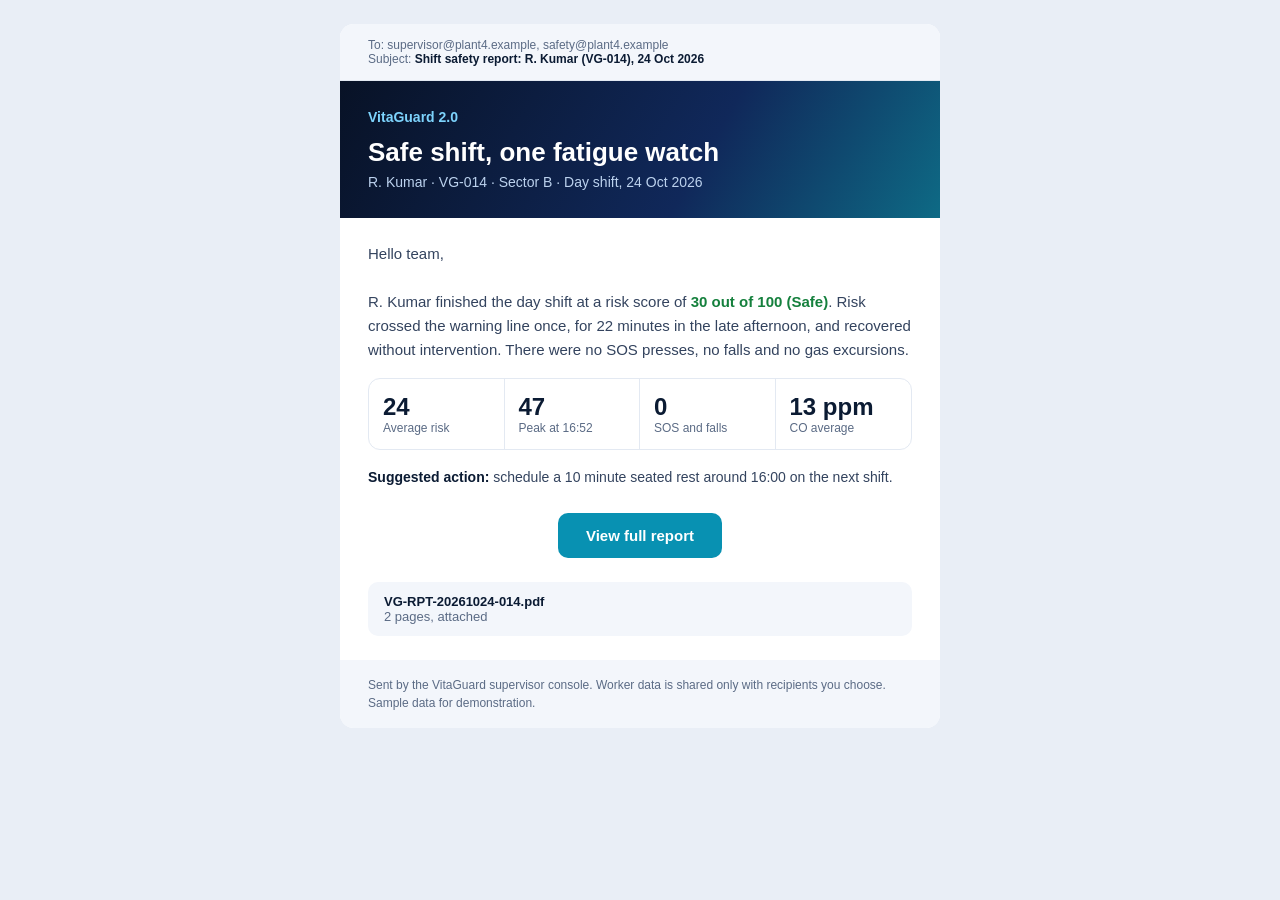
<file: email-report.html>
<!doctype html>
<html lang="en"><head><meta charset="utf-8"><meta name="viewport" content="width=device-width, initial-scale=1">
<title>VitaGuard email report</title></head>
<body style="margin:0;padding:0;background:#e9eef6;font-family:Arial,Helvetica,sans-serif;color:#0b1b33">
<div style="display:none;max-height:0;overflow:hidden">R. Kumar finished the day shift at risk 30. No SOS, no falls, one 22-minute fatigue watch.</div>
<table role="presentation" width="100%" cellpadding="0" cellspacing="0" style="background:#e9eef6"><tr><td align="center" style="padding:24px 12px">
<table role="presentation" width="600" cellpadding="0" cellspacing="0" style="max-width:600px;width:100%;background:#ffffff;border-radius:14px;overflow:hidden">
<tr><td style="padding:14px 28px;background:#f3f6fb;font-size:12px;color:#5b6b85;border-bottom:1px solid #e3e9f2">
To: supervisor@plant4.example, safety@plant4.example<br>Subject: <b style="color:#0b1b33">Shift safety report: R. Kumar (VG-014), 24 Oct 2026</b></td></tr>
<tr><td style="padding:28px;background:#10285a;background-image:linear-gradient(120deg,#081226,#10285a 60%,#0e6a85);color:#ffffff">
<div style="font-size:14px;font-weight:bold;color:#7dd3fc">VitaGuard 2.0</div>
<div style="font-size:26px;font-weight:bold;margin:12px 0 6px;line-height:1.2">Safe shift, one fatigue watch</div>
<div style="font-size:14px;color:#bcd2ee">R. Kumar · VG-014 · Sector B · Day shift, 24 Oct 2026</div></td></tr>
<tr><td style="padding:24px 28px 8px;font-size:15px;line-height:1.6;color:#33435e">
Hello team,<br><br>R. Kumar finished the day shift at a risk score of <b style="color:#15803d">30 out of 100 (Safe)</b>. Risk crossed the warning line once, for 22 minutes in the late afternoon, and recovered without intervention. There were no SOS presses, no falls and no gas excursions.</td></tr>
<tr><td style="padding:8px 28px 16px"><table role="presentation" width="100%" cellpadding="0" cellspacing="0" style="border:1px solid #e3e9f2;border-radius:12px">
<tr>
<td width="25%" style="padding:14px;border-right:1px solid #e3e9f2"><div style="font-size:24px;font-weight:bold">24</div><div style="font-size:12px;color:#5b6b85">Average risk</div></td>
<td width="25%" style="padding:14px;border-right:1px solid #e3e9f2"><div style="font-size:24px;font-weight:bold">47</div><div style="font-size:12px;color:#5b6b85">Peak at 16:52</div></td>
<td width="25%" style="padding:14px;border-right:1px solid #e3e9f2"><div style="font-size:24px;font-weight:bold">0</div><div style="font-size:12px;color:#5b6b85">SOS and falls</div></td>
<td width="25%" style="padding:14px"><div style="font-size:24px;font-weight:bold">13 ppm</div><div style="font-size:12px;color:#5b6b85">CO average</div></td></tr></table></td></tr>
<tr><td style="padding:0 28px 8px;font-size:14px;line-height:1.6;color:#33435e"><b style="color:#0b1b33">Suggested action:</b> schedule a 10 minute seated rest around 16:00 on the next shift.</td></tr>
<tr><td align="center" style="padding:16px 28px 8px"><a href="https://sandy1472006.github.io/VitaGuard/worker-report.html" style="display:inline-block;background:#0891b2;color:#ffffff;text-decoration:none;font-weight:bold;font-size:15px;padding:14px 28px;border-radius:10px">View full report</a></td></tr>
<tr><td style="padding:16px 28px 24px"><table role="presentation" width="100%" cellpadding="0" cellspacing="0" style="background:#f3f6fb;border-radius:10px"><tr>
<td style="padding:12px 16px;font-size:13px;color:#0b1b33"><b>VG-RPT-20261024-014.pdf</b><br><span style="color:#5b6b85">2 pages, attached</span></td></tr></table></td></tr>
<tr><td style="padding:16px 28px;background:#f3f6fb;font-size:12px;line-height:1.5;color:#5b6b85">Sent by the VitaGuard supervisor console. Worker data is shared only with recipients you choose. Sample data for demonstration.</td></tr>
</table></td></tr></table></body></html>
</file>
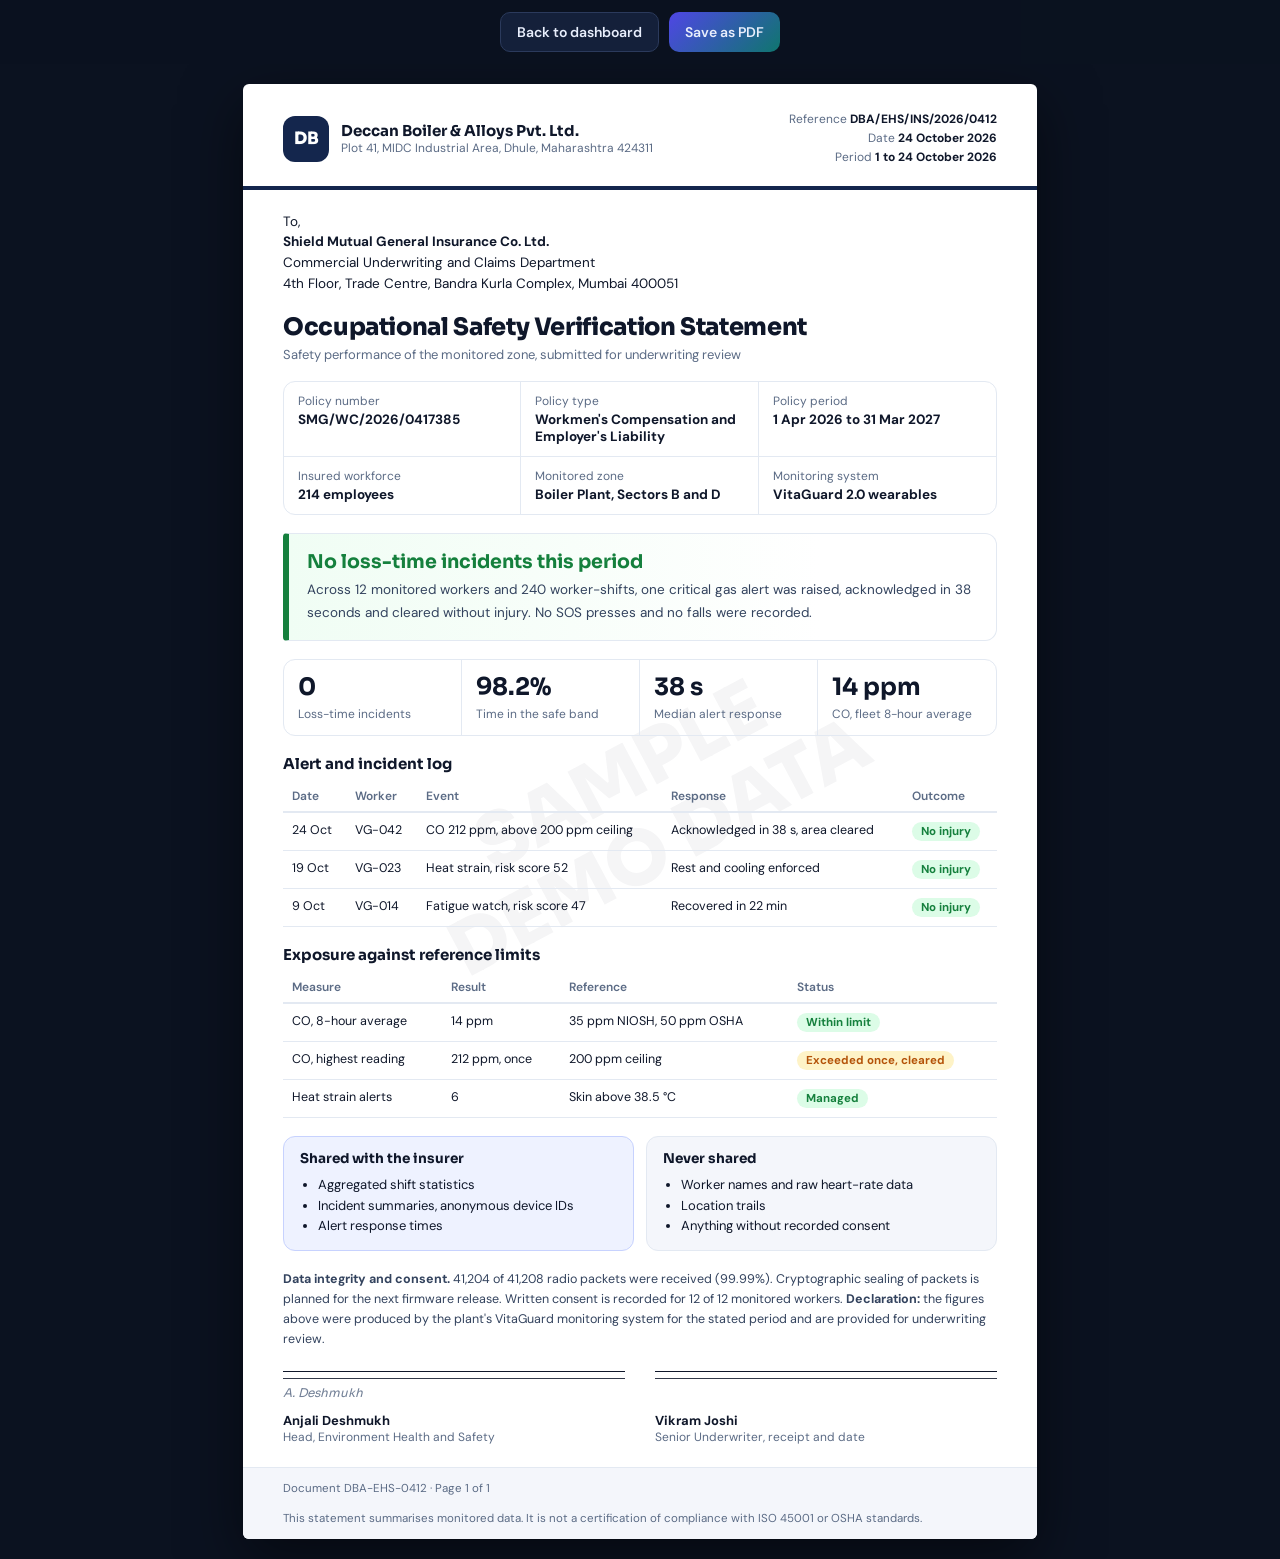
<file: insurance-report.html>
<!doctype html>
<html lang="en"><head><meta charset="utf-8"><meta name="viewport" content="width=device-width, initial-scale=1">
<title>Occupational Safety Verification Statement</title>
<link rel="stylesheet" href="https://fonts.googleapis.com/css2?family=DM+Sans:wght@400;500;600;700&family=Sora:wght@600;700;800&display=swap">
<style>
:root{--ink:#0f172a;--mut:#5b6b85;--line:#e3e9f2;--mist:#f4f6fb;--ok:#15803d;--okb:#dcfce7;--wn:#b45309;--wnb:#fef3c7;--nv:#14264d}
*{box-sizing:border-box}body{margin:0;background:#0b1220;font-family:'DM Sans',system-ui,sans-serif;color:var(--ink);font-variant-numeric:tabular-nums;-webkit-print-color-adjust:exact;print-color-adjust:exact}
.bar{position:sticky;top:0;z-index:5;display:flex;gap:10px;justify-content:center;padding:12px;background:rgba(11,18,32,.9)}
.bar a,.bar button{font:600 14px 'DM Sans',sans-serif;border-radius:10px;padding:10px 16px;border:1px solid #2b3a5c;background:#14203a;color:#e8eefc;text-decoration:none;cursor:pointer}
.bar button{background:linear-gradient(135deg,#4f46e5,#0f766e);border:0}
.sheet{position:relative;width:min(794px,100%);min-height:1123px;margin:20px auto;background:#fff;border-radius:6px;overflow:hidden;box-shadow:0 20px 60px rgba(0,0,0,.5);display:flex;flex-direction:column}
.wm{position:absolute;inset:0;display:flex;align-items:center;justify-content:center;pointer-events:none;font:800 74px Sora;color:rgba(15,23,42,.045);transform:rotate(-28deg);text-align:center;line-height:1.1}
.lh{display:flex;justify-content:space-between;gap:20px;padding:26px 40px 18px;border-bottom:4px solid var(--nv)}
.co{display:flex;gap:12px;align-items:center}.mono{width:46px;height:46px;border-radius:12px;background:var(--nv);color:#fff;display:flex;align-items:center;justify-content:center;font:800 17px Sora}
.co b{display:block;font:700 15px Sora}.co span{font-size:12px;color:var(--mut);line-height:1.45;display:block}
.rf{text-align:right;font-size:12px;color:var(--mut);line-height:1.6}.rf b{color:var(--ink)}
.bd{position:relative;padding:22px 40px;display:flex;flex-direction:column;gap:18px;flex:1}
.to{font-size:13.5px;line-height:1.55}.to b{font-weight:700}
h1{font:800 24px/1.2 Sora;margin:0;letter-spacing:-.015em}h2{font:700 15px Sora;margin:0 0 8px}
.pol{display:grid;grid-template-columns:repeat(3,1fr);border:1px solid var(--line);border-radius:12px;overflow:hidden}
.pol div{padding:11px 14px;border-right:1px solid var(--line);border-bottom:1px solid var(--line);font-size:12px;color:var(--mut)}.pol b{display:block;color:var(--ink);font-size:13.5px;margin-top:2px}
.pol div:nth-child(3n){border-right:0}.pol div:nth-last-child(-n+3){border-bottom:0}
.st{padding:16px 18px;border:1px solid var(--line);border-left:6px solid var(--ok);background:linear-gradient(90deg,#f0fdf4,#fff 75%);border-radius:4px 12px 12px 4px}
.st b{font:700 19px Sora;color:var(--ok);display:block;margin-bottom:4px}.st span{font-size:13.5px;line-height:1.55;color:#33435e}
.kp{display:grid;grid-template-columns:repeat(4,1fr);border:1px solid var(--line);border-radius:12px;overflow:hidden}
.kp div{padding:12px 14px;border-right:1px solid var(--line)}.kp div:last-child{border:0}.kp b{display:block;font:700 24px Sora}.kp span{font-size:12px;color:var(--mut)}
table{width:100%;border-collapse:collapse;font-size:12.5px}th{text-align:left;font-weight:600;color:var(--mut);font-size:12px;padding:7px 9px;border-bottom:2px solid var(--line)}td{padding:9px;border-bottom:1px solid var(--line);vertical-align:top}
.tg{display:inline-block;padding:2px 9px;border-radius:99px;font-size:11.5px;font-weight:700}.g{background:var(--okb);color:var(--ok)}.w{background:var(--wnb);color:var(--wn)}
.two{display:grid;grid-template-columns:1fr 1fr;gap:12px}
.box{border:1px solid var(--line);border-radius:12px;padding:13px 16px;font-size:13px;line-height:1.6}.box ul{margin:4px 0 0;padding-left:18px}.in{background:#eef2ff;border-color:#c7d2fe}.ex{background:var(--mist)}
.dc{font-size:12.5px;line-height:1.6;color:#33435e}
.sg{display:grid;grid-template-columns:1fr 1fr;gap:30px;margin-top:4px}.sg div{border-top:1.5px solid var(--ink);padding-top:6px;font-size:12px;color:var(--mut)}.sg b{display:block;color:var(--ink);font-size:13px}
.sig{font:italic 24px 'Sora';color:#1d4ed8;height:34px;opacity:.85}
.ft{padding:12px 40px;background:var(--mist);font-size:11.5px;color:var(--mut);border-top:1px solid var(--line);line-height:1.5;display:flex;justify-content:space-between;gap:12px;flex-wrap:wrap}
@media(max-width:700px){.kp{grid-template-columns:1fr 1fr}.two,.sg,.pol{grid-template-columns:1fr}.lh{flex-direction:column}.rf{text-align:left}.lh,.bd,.ft{padding-left:20px;padding-right:20px}.pol div{border-right:0}}
@page{size:A4;margin:0}@media print{body{background:#fff}.bar{display:none}.sheet{margin:0;width:210mm;min-height:297mm;box-shadow:none;border-radius:0}}
</style></head><body>
<div class="bar"><a href="index.html">Back to dashboard</a><button onclick="window.print()">Save as PDF</button></div>
<section class="sheet">
<div class="wm" id="wm"></div>
<header class="lh">
<div class="co"><div class="mono" data-f="insuredMono"></div><div><b data-f="insured"></b><span data-f="insuredAddr"></span></div></div>
<div class="rf">Reference <b data-f="ref"></b><br>Date <b data-f="date"></b><br>Period <b data-f="period"></b></div>
</header>
<div class="bd">
<div class="to">To,<br><b data-f="insurer"></b><br><span data-f="insurerDept"></span><br><span data-f="insurerAddr"></span></div>
<div><h1>Occupational Safety Verification Statement</h1><div style="font-size:13px;color:var(--mut);margin-top:4px" data-f="subject"></div></div>
<div class="pol">
<div>Policy number<b data-f="policyNo"></b></div><div>Policy type<b data-f="policyType"></b></div><div>Policy period<b data-f="policyPeriod"></b></div>
<div>Insured workforce<b data-f="workforce"></b></div><div>Monitored zone<b data-f="zone"></b></div><div>Monitoring system<b>VitaGuard 2.0 wearables</b></div></div>
<div class="st"><b>No loss-time incidents this period</b><span>Across 12 monitored workers and 240 worker-shifts, one critical gas alert was raised, acknowledged in 38 seconds and cleared without injury. No SOS presses and no falls were recorded.</span></div>
<div class="kp"><div><b>0</b><span>Loss-time incidents</span></div><div><b>98.2%</b><span>Time in the safe band</span></div><div><b>38 s</b><span>Median alert response</span></div><div><b>14 ppm</b><span>CO, fleet 8-hour average</span></div></div>
<div><h2>Alert and incident log</h2>
<table><thead><tr><th>Date</th><th>Worker</th><th>Event</th><th>Response</th><th>Outcome</th></tr></thead><tbody>
<tr><td>24 Oct</td><td>VG-042</td><td>CO 212 ppm, above 200 ppm ceiling</td><td>Acknowledged in 38 s, area cleared</td><td><span class="tg g">No injury</span></td></tr>
<tr><td>19 Oct</td><td>VG-023</td><td>Heat strain, risk score 52</td><td>Rest and cooling enforced</td><td><span class="tg g">No injury</span></td></tr>
<tr><td>9 Oct</td><td>VG-014</td><td>Fatigue watch, risk score 47</td><td>Recovered in 22 min</td><td><span class="tg g">No injury</span></td></tr></tbody></table></div>
<div><h2>Exposure against reference limits</h2>
<table><thead><tr><th>Measure</th><th>Result</th><th>Reference</th><th>Status</th></tr></thead><tbody>
<tr><td>CO, 8-hour average</td><td>14 ppm</td><td>35 ppm NIOSH, 50 ppm OSHA</td><td><span class="tg g">Within limit</span></td></tr>
<tr><td>CO, highest reading</td><td>212 ppm, once</td><td>200 ppm ceiling</td><td><span class="tg w">Exceeded once, cleared</span></td></tr>
<tr><td>Heat strain alerts</td><td>6</td><td>Skin above 38.5 °C</td><td><span class="tg g">Managed</span></td></tr></tbody></table></div>
<div class="two"><div class="box in"><h2 style="font-size:13.5px">Shared with the insurer</h2><ul><li>Aggregated shift statistics</li><li>Incident summaries, anonymous device IDs</li><li>Alert response times</li></ul></div>
<div class="box ex"><h2 style="font-size:13.5px">Never shared</h2><ul><li>Worker names and raw heart-rate data</li><li>Location trails</li><li>Anything without recorded consent</li></ul></div></div>
<div class="dc"><b>Data integrity and consent.</b> 41,204 of 41,208 radio packets were received (99.99%). Cryptographic sealing of packets is planned for the next firmware release. Written consent is recorded for 12 of 12 monitored workers. <b>Declaration:</b> the figures above were produced by the plant's VitaGuard monitoring system for the stated period and are provided for underwriting review.</div>
<div class="sg"><div><div class="sig" data-f="signerSig"></div><b data-f="signer"></b><span data-f="signerRole"></span></div><div><div class="sig"></div><b data-f="receiver"></b><span data-f="receiverRole"></span></div></div>
</div>
<footer class="ft"><span data-f="docId"></span><span>This statement summarises monitored data. It is not a certification of compliance with ISO 45001 or OSHA standards.</span></footer>
</section>
<script>
/* EDIT THIS BLOCK to change every name, number and date on the report. */
var CFG={
 watermark:'SAMPLE\nDEMO DATA',            /* set to '' to remove the watermark */
 insured:'Deccan Boiler & Alloys Pvt. Ltd.', insuredMono:'DB',
 insuredAddr:'Plot 41, MIDC Industrial Area, Dhule, Maharashtra 424311',
 insurer:'Shield Mutual General Insurance Co. Ltd.', insurerDept:'Commercial Underwriting and Claims Department',
 insurerAddr:'4th Floor, Trade Centre, Bandra Kurla Complex, Mumbai 400051',
 ref:'DBA/EHS/INS/2026/0412', date:'24 October 2026', period:'1 to 24 October 2026',
 subject:'Safety performance of the monitored zone, submitted for underwriting review',
 policyNo:'SMG/WC/2026/0417385', policyType:'Workmen\'s Compensation and Employer\'s Liability',
 policyPeriod:'1 Apr 2026 to 31 Mar 2027', workforce:'214 employees', zone:'Boiler Plant, Sectors B and D',
 signer:'Anjali Deshmukh', signerRole:'Head, Environment Health and Safety', signerSig:'A. Deshmukh',
 receiver:'Vikram Joshi', receiverRole:'Senior Underwriter, receipt and date',
 docId:'Document DBA-EHS-0412 · Page 1 of 1'
};
document.querySelectorAll('[data-f]').forEach(function(e){e.textContent=CFG[e.dataset.f]||''});
var w=document.getElementById('wm');w.style.whiteSpace='pre';w.textContent=CFG.watermark;
</script></body></html>
</file>
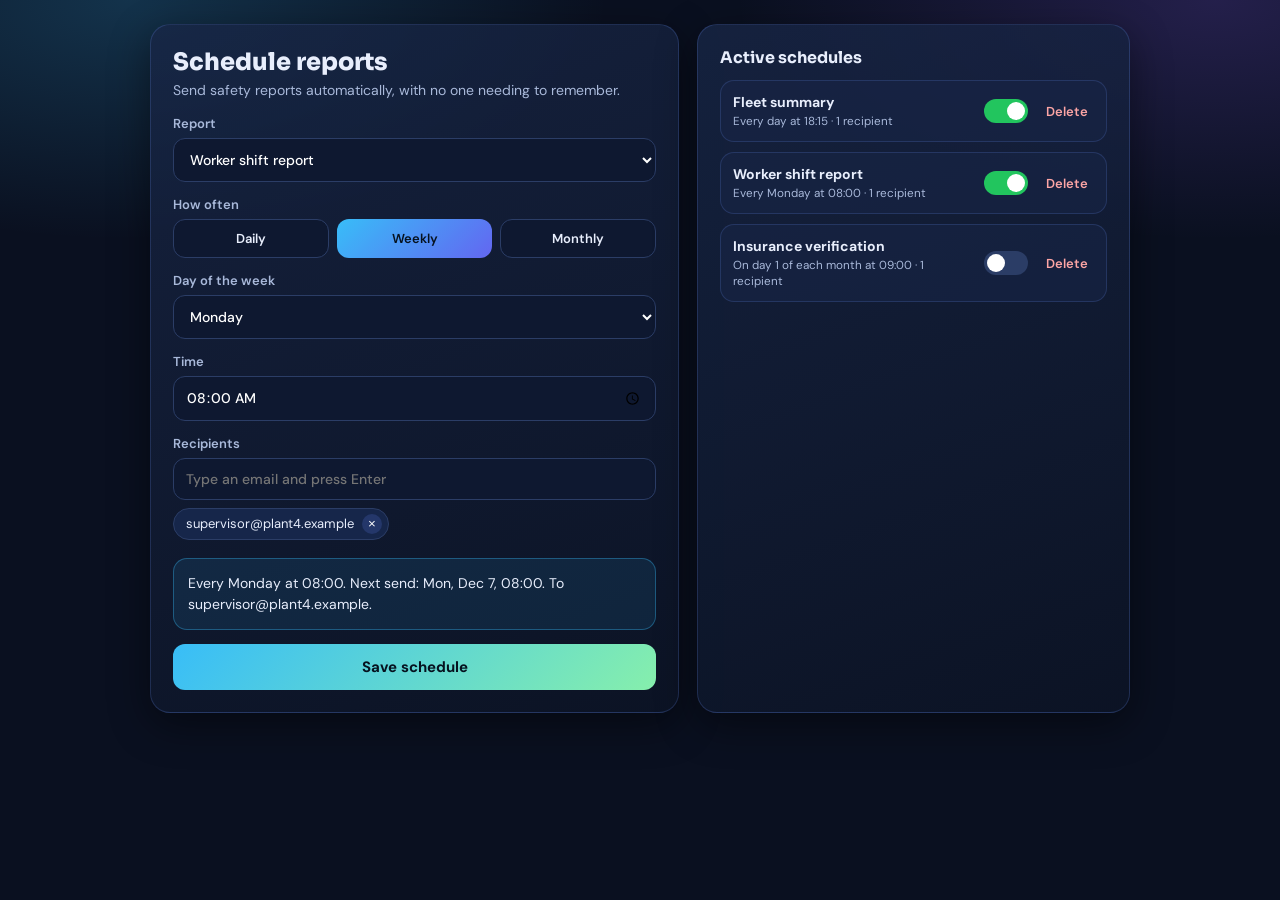
<file: schedule-reports.html>
<!doctype html>
<html lang="en"><head><meta charset="utf-8"><meta name="viewport" content="width=device-width, initial-scale=1">
<title>Schedule reports · VitaGuard</title>
<link rel="stylesheet" href="https://fonts.googleapis.com/css2?family=DM+Sans:wght@400;500;600;700&family=Sora:wght@600;700;800&display=swap">
<style>
*{box-sizing:border-box}body{margin:0;min-height:100vh;background:radial-gradient(800px 400px at 10% 0,rgba(56,189,248,.2),transparent 60%),radial-gradient(800px 400px at 95% 0,rgba(139,92,246,.2),transparent 60%),#0a1020;color:#e8eefc;font-family:'DM Sans',sans-serif;padding:24px}
.w{max-width:980px;margin:0 auto;display:grid;grid-template-columns:1.1fr .9fr;gap:18px}
.g{background:linear-gradient(160deg,rgba(24,38,70,.8),rgba(12,20,38,.8));border:1px solid rgba(110,150,255,.2);border-radius:20px;padding:22px;box-shadow:0 12px 40px rgba(0,0,0,.45)}
h1{font:800 24px Sora;margin:0 0 4px}h2{font:700 16px Sora;margin:0 0 12px}p{margin:0 0 16px;color:#a9b9da;font-size:14px}
label,.lb{display:block;font-size:13px;font-weight:600;color:#a9b9da;margin:14px 0 6px}
select,input[type=time],input[type=email]{width:100%;background:#0e1830;color:#fff;border:1px solid #2b3d66;border-radius:12px;padding:11px 12px;font:500 14px 'DM Sans'}
.seg{display:flex;gap:8px;flex-wrap:wrap}.seg button{flex:1;min-width:84px;padding:10px;border-radius:12px;border:1px solid #2b3d66;background:#0e1830;color:#e8eefc;font:600 13px 'DM Sans';cursor:pointer}
.seg button[aria-pressed=true]{background:linear-gradient(135deg,#38bdf8,#6366f1);border:0;color:#06121f}
.chips{display:flex;flex-wrap:wrap;gap:6px;margin-top:8px}.chip{display:flex;gap:8px;align-items:center;background:#16264a;border:1px solid #2b3d66;border-radius:99px;padding:5px 6px 5px 12px;font-size:13px}
.chip button{border:0;background:#24376a;color:#fff;border-radius:99px;width:20px;height:20px;cursor:pointer}
.sum{margin-top:18px;padding:14px;border-radius:14px;background:rgba(56,189,248,.1);border:1px solid rgba(56,189,248,.35);font-size:14px;line-height:1.5}
.go{margin-top:14px;width:100%;border:0;border-radius:12px;padding:13px;font:700 15px 'DM Sans';color:#06121f;background:linear-gradient(135deg,#38bdf8,#86efac);cursor:pointer}
.it{display:flex;gap:12px;align-items:center;padding:12px;border:1px solid rgba(110,150,255,.18);border-radius:14px;background:rgba(24,38,70,.6);margin-bottom:10px}
.it .t{flex:1;font-size:14px}.it small{display:block;color:#a9b9da;margin-top:2px}
.sw{width:44px;height:24px;border-radius:99px;border:0;background:#2b3d66;position:relative;cursor:pointer}.sw:after{content:"";position:absolute;top:3px;left:3px;width:18px;height:18px;border-radius:99px;background:#fff;transition:.2s}
.sw[aria-checked=true]{background:#22c55e}.sw[aria-checked=true]:after{left:23px}
.rm{border:0;background:transparent;color:#fca5a5;cursor:pointer;font:600 13px 'DM Sans'}
:focus-visible{outline:2px solid #7dd3fc;outline-offset:2px}
@media(max-width:760px){.w{grid-template-columns:1fr}}
</style></head><body>
<div class="w">
<section class="g"><h1>Schedule reports</h1><p>Send safety reports automatically, with no one needing to remember.</p>
<label for="rt">Report</label>
<select id="rt"><option>Worker shift report</option><option>Fleet summary</option><option>Insurance verification</option></select>
<div class="lb">How often</div>
<div class="seg" id="fq"><button aria-pressed="false" data-v="Daily">Daily</button><button aria-pressed="true" data-v="Weekly">Weekly</button><button aria-pressed="false" data-v="Monthly">Monthly</button></div>
<label for="dy" id="dl">Day of the week</label><select id="dy"></select>
<label for="tm">Time</label><input type="time" id="tm" value="08:00">
<label for="em">Recipients</label><input type="email" id="em" placeholder="Type an email and press Enter">
<div class="chips" id="ch"></div>
<div class="sum" id="sm" aria-live="polite"></div>
<button class="go" id="sv">Save schedule</button></section>
<section class="g"><h2>Active schedules</h2><div id="ls"></div></section>
</div>
<script>
var D=['Sunday','Monday','Tuesday','Wednesday','Thursday','Friday','Saturday'],S=[],R=['supervisor@plant4.example'],F='Weekly';
var el=function(i){return document.getElementById(i)};
try{S=JSON.parse(localStorage.getItem('vg_sched')||'null')||[]}catch(e){S=[]}
if(!S.length)S=[{r:'Fleet summary',f:'Daily',d:'',t:'18:15',to:['supervisor@plant4.example'],on:true},{r:'Worker shift report',f:'Weekly',d:'Monday',t:'08:00',to:['safety@plant4.example'],on:true},{r:'Insurance verification',f:'Monthly',d:'1',t:'09:00',to:['insurer@carrier.example'],on:false}];
function opts(){var d=el('dy');el('dl').style.display=d.style.display=F=='Daily'?'none':'block';
 d.innerHTML=F=='Weekly'?D.map(function(x,i){return'<option'+(i==1?' selected':'')+'>'+x+'</option>'}).join(''):Array.from({length:28},function(_,i){return'<option>'+(i+1)+'</option>'}).join('');
 el('dl').textContent=F=='Weekly'?'Day of the week':'Day of the month'}
function when(f,d,t){return f=='Daily'?'Every day at '+t:f=='Weekly'?'Every '+d+' at '+t:'On day '+d+' of each month at '+t}
function next(f,d,t){var n=new Date(),p=t.split(':'),x=new Date(n);x.setHours(+p[0],+p[1],0,0);
 if(f=='Weekly'){x.setDate(x.getDate()+((D.indexOf(d)-x.getDay()+7)%7))}
 if(f=='Monthly'){x.setDate(+d);if(x<n){x.setMonth(x.getMonth()+1)}}
 if(f!='Monthly'&&x<n){x.setDate(x.getDate()+(f=='Daily'?1:7))}
 return x.toLocaleDateString(undefined,{weekday:'short',day:'numeric',month:'short'})+', '+t}
function sum(){el('sm').textContent=when(F,el('dy').value,el('tm').value)+'. Next send: '+next(F,el('dy').value,el('tm').value)+'. To '+(R.length?R.join(', '):'nobody yet')+'.'}
function chips(){el('ch').innerHTML='';R.forEach(function(r,i){var c=document.createElement('span');c.className='chip';c.textContent=r;var b=document.createElement('button');b.textContent='×';b.setAttribute('aria-label','Remove '+r);b.onclick=function(){R.splice(i,1);chips();sum()};c.appendChild(b);el('ch').appendChild(c)})}
function list(){var l=el('ls');l.innerHTML='';S.forEach(function(s,i){var r=document.createElement('div');r.className='it';
 r.innerHTML='<div class="t"><b></b><small></small></div>';r.querySelector('b').textContent=s.r;r.querySelector('small').textContent=when(s.f,s.d,s.t)+' · '+s.to.length+' recipient'+(s.to.length>1?'s':'');
 var w=document.createElement('button');w.className='sw';w.setAttribute('role','switch');w.setAttribute('aria-checked',s.on);w.setAttribute('aria-label','Turn '+s.r+' on or off');w.onclick=function(){s.on=!s.on;save();list()};
 var x=document.createElement('button');x.className='rm';x.textContent='Delete';x.onclick=function(){S.splice(i,1);save();list()};r.appendChild(w);r.appendChild(x);l.appendChild(r)})}
function save(){try{localStorage.setItem('vg_sched',JSON.stringify(S))}catch(e){}}
document.querySelectorAll('#fq button').forEach(function(b){b.onclick=function(){F=b.dataset.v;document.querySelectorAll('#fq button').forEach(function(o){o.setAttribute('aria-pressed',o==b)});opts();sum()}});
el('em').onkeydown=function(e){if(e.key=='Enter'){e.preventDefault();var v=this.value.trim();if(/^\S+@\S+\.\S+$/.test(v)&&R.indexOf(v)<0){R.push(v);this.value='';chips();sum()}}};
el('dy').onchange=el('tm').onchange=sum;
el('sv').onclick=function(){if(!R.length)return;S.unshift({r:el('rt').value,f:F,d:F=='Daily'?'':el('dy').value,t:el('tm').value,to:R.slice(),on:true});save();list()};
opts();chips();sum();list();
</script></body></html>
</file>
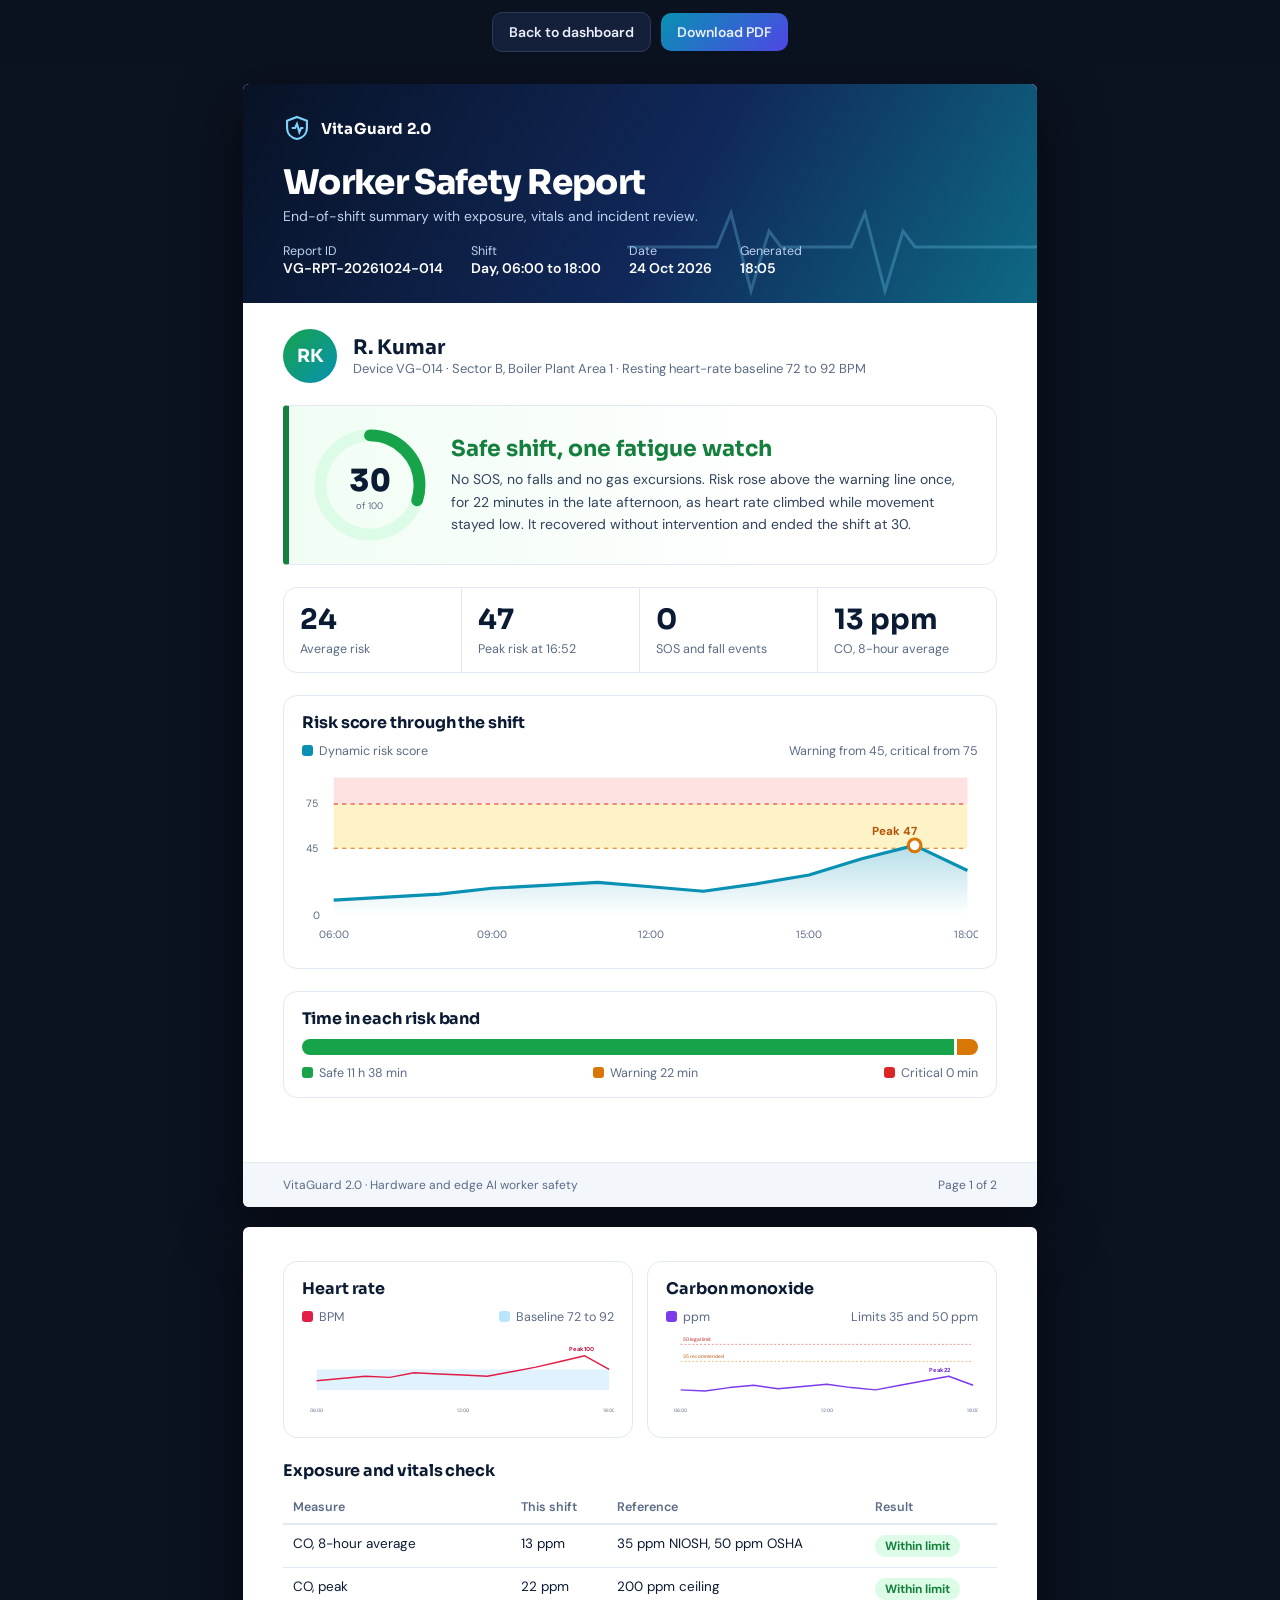
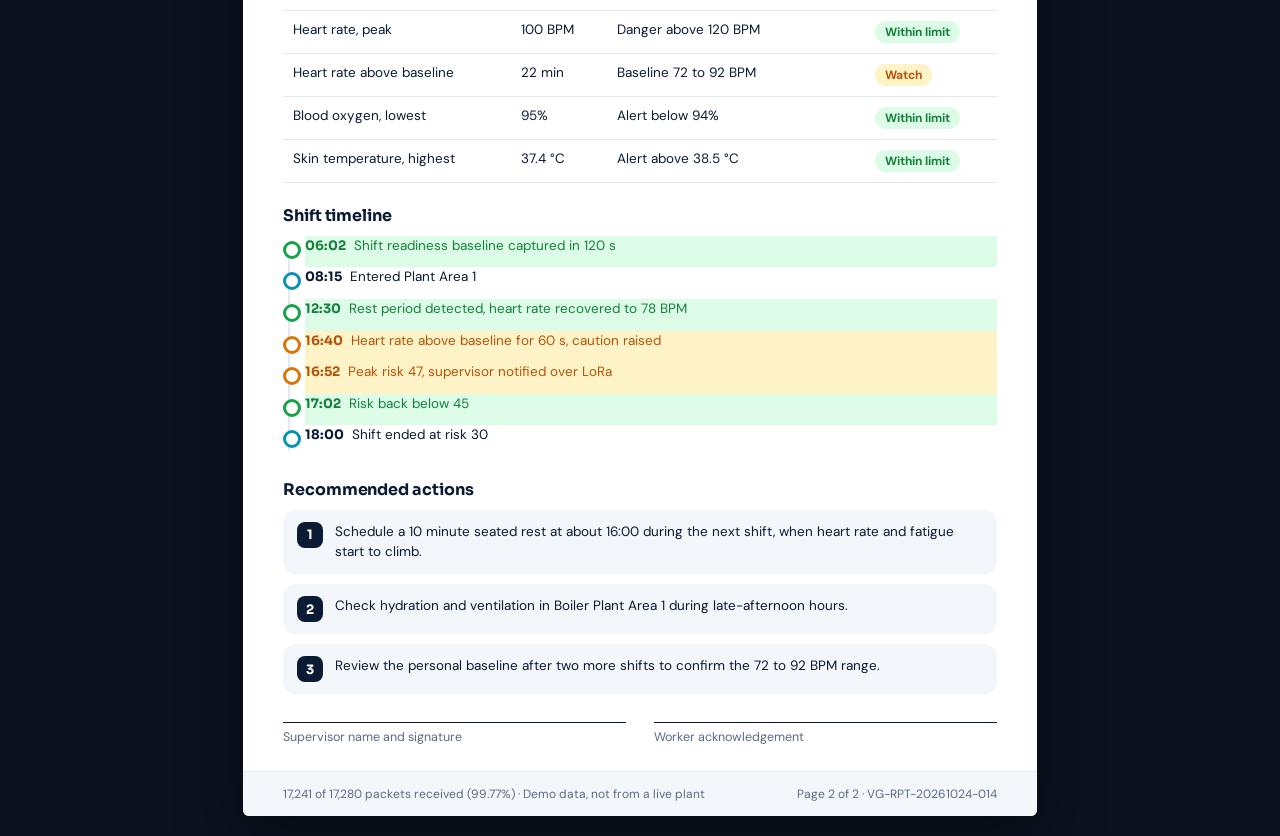
<file: worker-report.html>
<!doctype html>
<html lang="en">
<head>
<meta charset="utf-8">
<meta name="viewport" content="width=device-width, initial-scale=1">
<title>VitaGuard Worker Safety Report · R. Kumar (VG-014)</title>
<link rel="stylesheet" href="https://fonts.googleapis.com/css2?family=DM+Sans:wght@400;500;600;700&family=Sora:wght@600;700;800&display=swap">
<style>
:root{--ink:#0b1b33;--mut:#5b6b85;--line:#e3e9f2;--mist:#f3f6fb;--acc:#0891b2;--ok:#15803d;--okb:#dcfce7;--wn:#b45309;--wnb:#fef3c7;--cr:#b91c1c;--crb:#fee2e2}
*{box-sizing:border-box}
body{margin:0;background:#0b1220;font-family:'DM Sans',system-ui,sans-serif;color:var(--ink);font-variant-numeric:tabular-nums;-webkit-print-color-adjust:exact;print-color-adjust:exact}
.bar{position:sticky;top:0;z-index:5;display:flex;gap:10px;justify-content:center;align-items:center;padding:12px;background:rgba(11,18,32,.9);backdrop-filter:blur(8px)}
.bar a,.bar button{font:600 14px 'DM Sans',sans-serif;border-radius:10px;padding:10px 16px;border:1px solid #2b3a5c;background:#14203a;color:#e8eefc;text-decoration:none;cursor:pointer}
.bar button{background:linear-gradient(135deg,#0891b2,#4f46e5);border:0}
.bar :focus-visible{outline:2px solid #7dd3fc;outline-offset:2px}
.sheet{width:min(794px,100%);min-height:1123px;margin:20px auto;background:#fff;border-radius:6px;overflow:hidden;box-shadow:0 20px 60px rgba(0,0,0,.5);display:flex;flex-direction:column}
.hd{position:relative;padding:30px 40px 26px;color:#fff;background:linear-gradient(120deg,#081226 0%,#10285a 55%,#0e6a85 100%);overflow:hidden}
.hd svg.ecg{position:absolute;right:-10px;bottom:6px;opacity:.28}
.brand{display:flex;align-items:center;gap:10px;font:700 15px Sora,sans-serif;letter-spacing:.01em}
.hd h1{font:800 34px/1.1 Sora,sans-serif;margin:22px 0 6px;letter-spacing:-.02em}
.hd p{margin:0;color:#bcd2ee;font-size:14px}
.meta{display:flex;gap:28px;flex-wrap:wrap;margin-top:18px;font-size:12.5px;color:#bcd2ee}
.meta b{display:block;color:#fff;font-size:14px;font-weight:600}
.bd{padding:26px 40px;display:flex;flex-direction:column;gap:22px;flex:1}
h2{font:700 16px Sora,sans-serif;margin:0 0 10px;letter-spacing:-.005em}
.who{display:flex;align-items:center;gap:16px}
.av{width:54px;height:54px;border-radius:99px;display:flex;align-items:center;justify-content:center;font:700 18px Sora;color:#fff;background:linear-gradient(135deg,#16a34a,#0891b2)}
.who .n{font:700 20px Sora}.who .s{font-size:13px;color:var(--mut)}
.verdict{display:flex;gap:22px;align-items:center;flex-wrap:wrap;padding:20px 22px;border-left:6px solid var(--ok);background:linear-gradient(90deg,#f0fdf4,#fff 70%);border-radius:4px 14px 14px 4px;border-top:1px solid var(--line);border-right:1px solid var(--line);border-bottom:1px solid var(--line)}
.verdict .tx{flex:1;min-width:240px}
.verdict .tx b{font:700 22px Sora;color:var(--ok);display:block;margin-bottom:6px}
.verdict .tx span{font-size:14px;line-height:1.55;color:#33435e}
.kp{display:grid;grid-template-columns:repeat(4,1fr);gap:0;border:1px solid var(--line);border-radius:14px;overflow:hidden}
.kp div{padding:14px 16px;border-right:1px solid var(--line)}.kp div:last-child{border:0}
.kp b{display:block;font:700 28px Sora}.kp span{font-size:12.5px;color:var(--mut)}
.ch{border:1px solid var(--line);border-radius:14px;padding:16px 18px}
.ch .cap{display:flex;justify-content:space-between;gap:10px;flex-wrap:wrap;font-size:12.5px;color:var(--mut);margin-bottom:8px}
.sw{display:inline-block;width:11px;height:11px;border-radius:3px;margin-right:6px;vertical-align:-1px}
table{width:100%;border-collapse:collapse;font-size:13.5px}
th{text-align:left;font-weight:600;color:var(--mut);font-size:12.5px;padding:8px 10px;border-bottom:2px solid var(--line)}
td{padding:10px;border-bottom:1px solid var(--line);vertical-align:top}
.tg{display:inline-block;padding:3px 10px;border-radius:99px;font-size:12px;font-weight:700}
.g{background:var(--okb);color:var(--ok)}.w{background:var(--wnb);color:var(--wn)}.r{background:var(--crb);color:var(--cr)}
.tl{position:relative;margin:0;padding:0 0 0 22px;list-style:none}
.tl:before{content:"";position:absolute;left:5px;top:6px;bottom:6px;width:2px;background:var(--line)}
.tl li{position:relative;padding:0 0 12px;font-size:13.5px;line-height:1.45}
.tl li:before{content:"";position:absolute;left:-22px;top:5px;width:12px;height:12px;border-radius:99px;background:#fff;border:3px solid var(--acc)}
.tl li.w:before{border-color:#d97706}.tl li.g:before{border-color:#16a34a}
.tl time{font:700 13px Sora;margin-right:8px}
.rec{display:grid;grid-template-columns:1fr;gap:10px}
.rec div{display:flex;gap:12px;padding:12px 14px;background:var(--mist);border-radius:12px;font-size:13.5px;line-height:1.5}
.rec i{flex:none;width:26px;height:26px;border-radius:8px;background:var(--ink);color:#fff;display:flex;align-items:center;justify-content:center;font:700 13px Sora;font-style:normal}
.sg{display:grid;grid-template-columns:1fr 1fr;gap:28px;margin-top:6px}
.sg div{border-top:1.5px solid var(--ink);padding-top:6px;font-size:12.5px;color:var(--mut)}
.ft{padding:14px 40px;background:var(--mist);display:flex;justify-content:space-between;gap:12px;flex-wrap:wrap;font-size:12px;color:var(--mut);border-top:1px solid var(--line)}
.two{display:grid;grid-template-columns:1fr 1fr;gap:14px}
@media(max-width:700px){.kp{grid-template-columns:1fr 1fr}.two,.sg{grid-template-columns:1fr}.hd,.bd,.ft{padding-left:20px;padding-right:20px}}
@page{size:A4;margin:0}
@media print{body{background:#fff}.bar{display:none}.sheet{margin:0;width:210mm;min-height:297mm;box-shadow:none;border-radius:0;page-break-after:always}.sheet:last-of-type{page-break-after:auto}}
</style>
</head>
<body>
<div class="bar"><a href="index.html">Back to dashboard</a><button onclick="window.print()">Download PDF</button></div>

<section class="sheet">
<header class="hd">
<svg class="ecg" width="420" height="110" viewBox="0 0 420 110" fill="none" stroke="#7dd3fc" stroke-width="3" aria-hidden="true"><path d="M0 60h90l14-34 20 78 18-60 12 16h70l14-34 20 78 18-60 12 16h132"/></svg>
<div class="brand"><svg width="28" height="28" viewBox="0 0 24 24" fill="none" stroke="#7dd3fc" stroke-width="1.8" aria-hidden="true"><path d="M12 2.5l8.5 3.2v6.3c0 5-3.6 8.4-8.5 9.5-4.9-1.1-8.5-4.5-8.5-9.5V5.7z"/><path d="M7.5 12h2.8l1.7-3.5 2 7 1.5-3.5h2"/></svg>VitaGuard 2.0</div>
<h1>Worker Safety Report</h1>
<p>End-of-shift summary with exposure, vitals and incident review.</p>
<div class="meta"><div>Report ID<b>VG-RPT-20261024-014</b></div><div>Shift<b>Day, 06:00 to 18:00</b></div><div>Date<b>24 Oct 2026</b></div><div>Generated<b>18:05</b></div></div>
</header>
<div class="bd">
<div class="who"><div class="av">RK</div><div><div class="n">R. Kumar</div><div class="s">Device VG-014 · Sector B, Boiler Plant Area 1 · Resting heart-rate baseline 72 to 92 BPM</div></div></div>

<div class="verdict">
<svg width="118" height="118" viewBox="0 0 100 100" role="img" aria-label="End of shift risk score 30 of 100"><circle cx="50" cy="50" r="42" fill="none" stroke="#dcfce7" stroke-width="10"/><circle cx="50" cy="50" r="42" pathLength="100" fill="none" stroke="#16a34a" stroke-width="10" stroke-linecap="round" stroke-dasharray="30 100" transform="rotate(-90 50 50)"/><text x="50" y="55" text-anchor="middle" font-family="Sora" font-weight="800" font-size="26" fill="#0b1b33">30</text><text x="50" y="70" text-anchor="middle" font-family="DM Sans" font-size="8" fill="#5b6b85">of 100</text></svg>
<div class="tx"><b>Safe shift, one fatigue watch</b><span>No SOS, no falls and no gas excursions. Risk rose above the warning line once, for 22 minutes in the late afternoon, as heart rate climbed while movement stayed low. It recovered without intervention and ended the shift at 30.</span></div>
</div>

<div class="kp"><div><b>24</b><span>Average risk</span></div><div><b>47</b><span>Peak risk at 16:52</span></div><div><b>0</b><span>SOS and fall events</span></div><div><b>13 ppm</b><span>CO, 8-hour average</span></div></div>

<div class="ch"><h2>Risk score through the shift</h2>
<div class="cap"><span><i class="sw" style="background:#0891b2"></i>Dynamic risk score</span><span>Warning from 45, critical from 75</span></div>
<svg viewBox="0 0 640 170" width="100%" role="img" aria-label="Risk score rising from 10 to a peak of 47 at 16:52 then recovering to 30">
<defs><linearGradient id="rf" x1="0" y1="0" x2="0" y2="1"><stop offset="0" stop-color="#0891b2" stop-opacity=".3"/><stop offset="1" stop-color="#0891b2" stop-opacity="0"/></linearGradient></defs>
<rect x="30" y="10" width="600" height="25" fill="#fee2e2"/><rect x="30" y="35" width="600" height="42" fill="#fef3c7"/>
<line x1="30" y1="35" x2="630" y2="35" stroke="#dc2626" stroke-dasharray="4 4"/><line x1="30" y1="77" x2="630" y2="77" stroke="#d97706" stroke-dasharray="4 4"/>
<text x="4" y="38" font-size="10" fill="#5b6b85">75</text><text x="4" y="80" font-size="10" fill="#5b6b85">45</text><text x="10" y="144" font-size="10" fill="#5b6b85">0</text>
<polygon fill="url(#rf)" points="30,140 30,126 80,123.2 130,120.4 180,114.8 230,112 280,109.2 330,113.4 380,117.6 430,110.6 480,102.2 530,86.8 580,74.2 630,98 630,140"/>
<polyline fill="none" stroke="#0891b2" stroke-width="3" stroke-linejoin="round" points="30,126 80,123.2 130,120.4 180,114.8 230,112 280,109.2 330,113.4 380,117.6 430,110.6 480,102.2 530,86.8 580,74.2 630,98"/>
<circle cx="580" cy="74.2" r="6" fill="#fff" stroke="#d97706" stroke-width="3"/><text x="540" y="64" font-size="11" font-weight="700" fill="#b45309">Peak 47</text>
<g font-size="10" fill="#5b6b85" text-anchor="middle"><text x="30" y="162">06:00</text><text x="180" y="162">09:00</text><text x="330" y="162">12:00</text><text x="480" y="162">15:00</text><text x="630" y="162">18:00</text></g>
</svg></div>

<div class="ch"><h2>Time in each risk band</h2>
<div style="display:flex;height:16px;border-radius:99px;overflow:hidden;gap:3px"><div style="width:96.9%;background:#16a34a"></div><div style="width:3.1%;background:#d97706"></div></div>
<div class="cap" style="margin:10px 0 0"><span><i class="sw" style="background:#16a34a"></i>Safe 11 h 38 min</span><span><i class="sw" style="background:#d97706"></i>Warning 22 min</span><span><i class="sw" style="background:#dc2626"></i>Critical 0 min</span></div></div>
</div>
<footer class="ft"><span>VitaGuard 2.0 · Hardware and edge AI worker safety</span><span>Page 1 of 2</span></footer>
</section>

<section class="sheet">
<div class="bd" style="padding-top:34px">
<div class="two">
<div class="ch"><h2>Heart rate</h2><div class="cap"><span><i class="sw" style="background:#e11d48"></i>BPM</span><span><i class="sw" style="background:#bae6fd"></i>Baseline 72 to 92</span></div>
<svg viewBox="0 0 640 170" width="100%" role="img" aria-label="Heart rate peaking at 100 BPM near 17:00"><rect x="30" y="74.7" width="600" height="42" fill="#e0f2fe"/>
<polyline fill="none" stroke="#e11d48" stroke-width="3" stroke-linejoin="round" points="30,98 80,93.3 130,88.7 180,91 230,81.7 280,84 330,86.3 380,88.7 430,79.3 480,70 530,58.3 580,46.7 630,74.7"/>
<text x="548" y="36" font-size="12" font-weight="700" fill="#be123c">Peak 100</text>
<g font-size="10" fill="#5b6b85" text-anchor="middle"><text x="30" y="162">06:00</text><text x="330" y="162">12:00</text><text x="630" y="162">18:00</text></g></svg></div>
<div class="ch"><h2>Carbon monoxide</h2><div class="cap"><span><i class="sw" style="background:#7c3aed"></i>ppm</span><span>Limits 35 and 50 ppm</span></div>
<svg viewBox="0 0 640 170" width="100%" role="img" aria-label="Carbon monoxide between 9 and 22 ppm, well below the 35 and 50 ppm limits"><line x1="30" y1="58.3" x2="630" y2="58.3" stroke="#d97706" stroke-dasharray="4 4"/><line x1="30" y1="23.3" x2="630" y2="23.3" stroke="#dc2626" stroke-dasharray="4 4"/>
<text x="34" y="52" font-size="10" fill="#b45309">35 recommended</text><text x="34" y="17" font-size="10" fill="#b91c1c">50 legal limit</text>
<polyline fill="none" stroke="#7c3aed" stroke-width="3" stroke-linejoin="round" points="30,116.7 80,119 130,112 180,107.3 230,114.3 280,109.7 330,105 380,112 430,116.7 480,107.3 530,98 580,88.7 630,107.3"/>
<text x="540" y="80" font-size="12" font-weight="700" fill="#6d28d9">Peak 22</text>
<g font-size="10" fill="#5b6b85" text-anchor="middle"><text x="30" y="162">06:00</text><text x="330" y="162">12:00</text><text x="630" y="162">18:00</text></g></svg></div>
</div>

<div><h2>Exposure and vitals check</h2>
<table><thead><tr><th>Measure</th><th>This shift</th><th>Reference</th><th>Result</th></tr></thead><tbody>
<tr><td>CO, 8-hour average</td><td>13 ppm</td><td>35 ppm NIOSH, 50 ppm OSHA</td><td><span class="tg g">Within limit</span></td></tr>
<tr><td>CO, peak</td><td>22 ppm</td><td>200 ppm ceiling</td><td><span class="tg g">Within limit</span></td></tr>
<tr><td>Heart rate, peak</td><td>100 BPM</td><td>Danger above 120 BPM</td><td><span class="tg g">Within limit</span></td></tr>
<tr><td>Heart rate above baseline</td><td>22 min</td><td>Baseline 72 to 92 BPM</td><td><span class="tg w">Watch</span></td></tr>
<tr><td>Blood oxygen, lowest</td><td>95%</td><td>Alert below 94%</td><td><span class="tg g">Within limit</span></td></tr>
<tr><td>Skin temperature, highest</td><td>37.4 °C</td><td>Alert above 38.5 °C</td><td><span class="tg g">Within limit</span></td></tr>
</tbody></table></div>

<div><h2>Shift timeline</h2>
<ul class="tl">
<li class="g"><time>06:02</time>Shift readiness baseline captured in 120 s</li>
<li><time>08:15</time>Entered Plant Area 1</li>
<li class="g"><time>12:30</time>Rest period detected, heart rate recovered to 78 BPM</li>
<li class="w"><time>16:40</time>Heart rate above baseline for 60 s, caution raised</li>
<li class="w"><time>16:52</time>Peak risk 47, supervisor notified over LoRa</li>
<li class="g"><time>17:02</time>Risk back below 45</li>
<li><time>18:00</time>Shift ended at risk 30</li></ul></div>

<div><h2>Recommended actions</h2>
<div class="rec">
<div><i>1</i><span>Schedule a 10 minute seated rest at about 16:00 during the next shift, when heart rate and fatigue start to climb.</span></div>
<div><i>2</i><span>Check hydration and ventilation in Boiler Plant Area 1 during late-afternoon hours.</span></div>
<div><i>3</i><span>Review the personal baseline after two more shifts to confirm the 72 to 92 BPM range.</span></div></div></div>

<div class="sg"><div>Supervisor name and signature</div><div>Worker acknowledgement</div></div>
</div>
<footer class="ft"><span>17,241 of 17,280 packets received (99.77%) · Demo data, not from a live plant</span><span>Page 2 of 2 · VG-RPT-20261024-014</span></footer>
</section>
</body>
</html>
</file>
